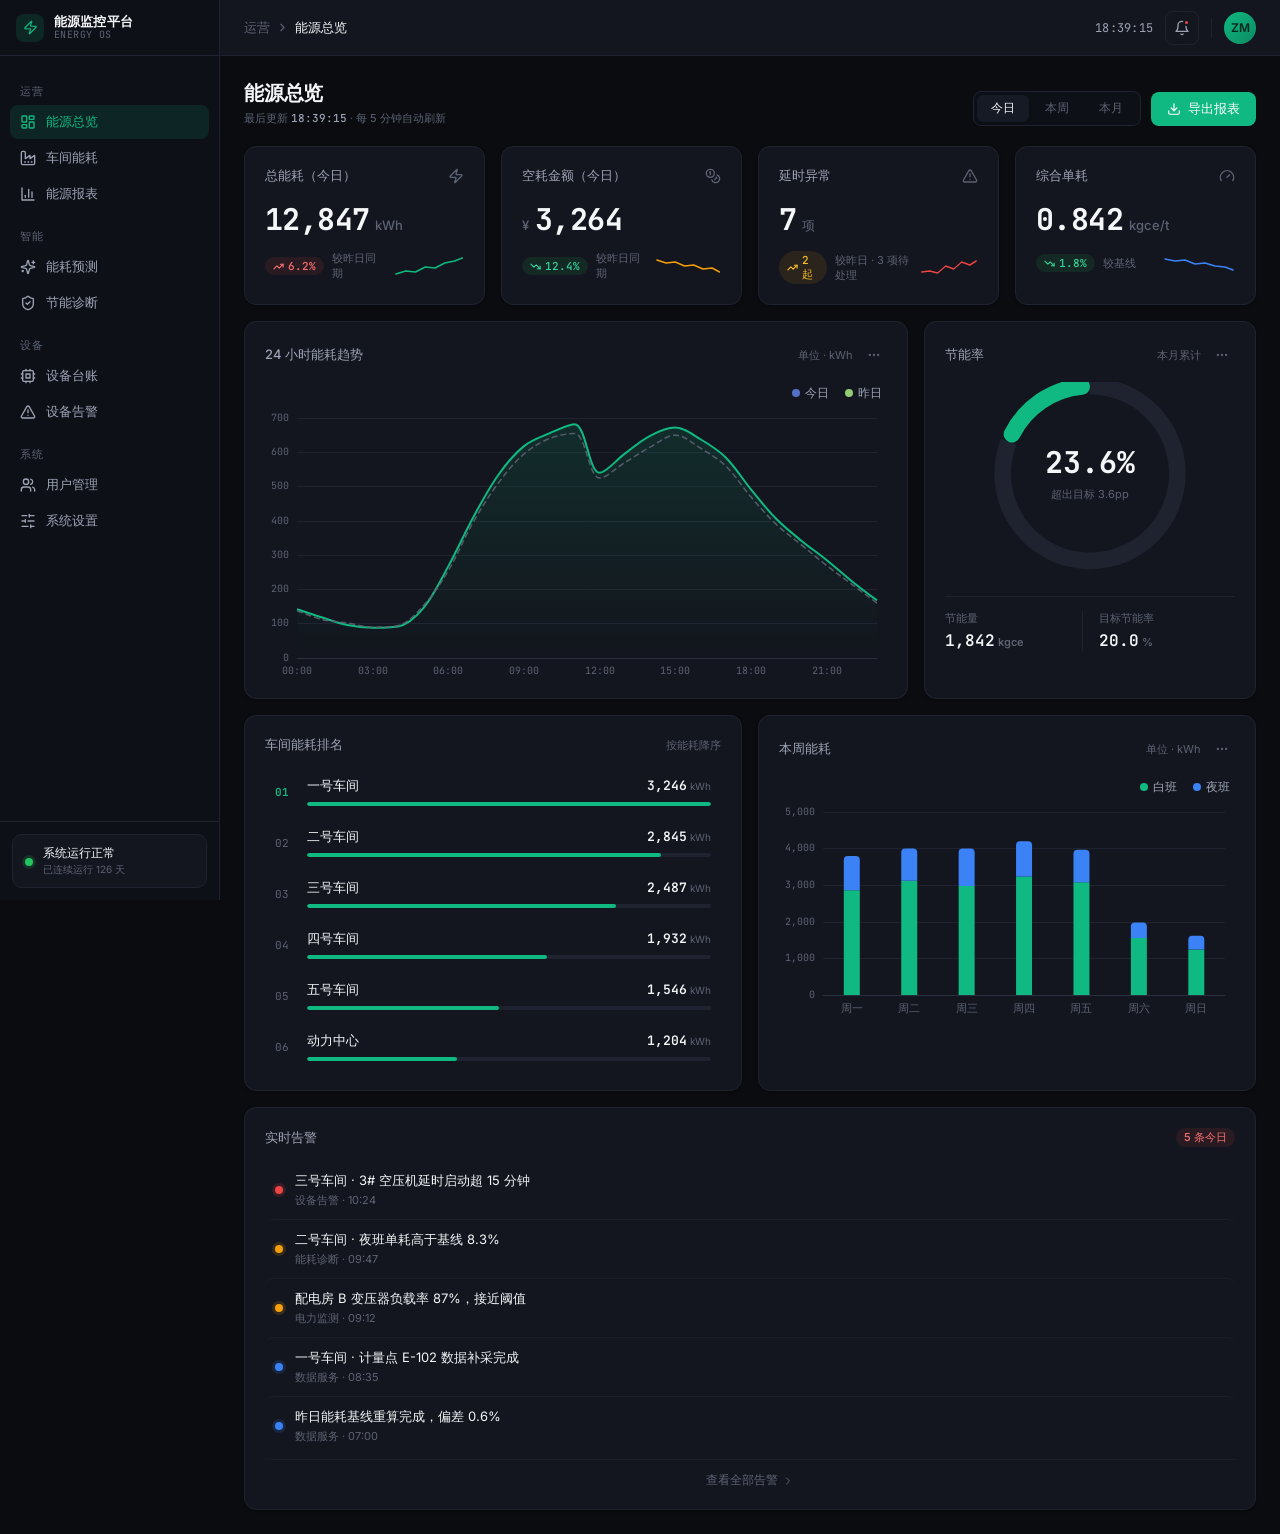
<file: AI-Team/ui-design-kit/index.html>
<!DOCTYPE html>
<html lang="zh-CN">
<head>
<meta charset="UTF-8">
<meta name="viewport" content="width=device-width, initial-scale=1.0">
<meta name="theme-color" content="#0A0C10">
<title>能源监控平台 · 能源总览</title>
<link rel="preconnect" href="https://fonts.googleapis.com">
<link rel="preconnect" href="https://fonts.gstatic.com" crossorigin>
<link href="https://fonts.googleapis.com/css2?family=Inter:wght@400;500;600;700&family=JetBrains+Mono:wght@400;500;600;700&display=swap" rel="stylesheet">
<script src="./echarts.min.js"></script>
<script>window.echarts || document.write('<script src="https://cdn.jsdelivr.net/npm/echarts@5.5.1/dist/echarts.min.js"><\/script>')</script>
<style>
  :root {
    --bg: #0A0C10;
    --bg-sidebar: #0D1017;
    --card: #13161E;
    --card-hover: #161A24;
    --border: #1F2330;
    --border-hover: #262B3A;
    --axis: #2A2F3D;
    --primary: #10B981;
    --primary-hover: #28C08E;
    --text: #F4F6F8;
    --text-2: #9CA3B4;
    --text-3: #5C6373;
    --success: #22C55E;
    --warning: #F59E0B;
    --danger: #EF4444;
    --info: #3B82F6;
    --font: 'Inter', system-ui, -apple-system, 'PingFang SC', 'Microsoft YaHei', sans-serif;
    --mono: 'JetBrains Mono', 'SF Mono', Consolas, monospace;
  }
  * { margin: 0; padding: 0; box-sizing: border-box; }
  html, body { height: 100%; }
  body {
    background: var(--bg);
    color: var(--text);
    font-family: var(--font);
    font-size: 14px;
    -webkit-font-smoothing: antialiased;
  }
  ::selection { background: rgba(16,185,129,.25); }
  a { text-decoration: none; color: inherit; }
  button { font-family: inherit; border: none; background: none; cursor: pointer; color: inherit; }
  svg.icon { width: 16px; height: 16px; fill: none; stroke: currentColor; stroke-width: 2; stroke-linecap: round; stroke-linejoin: round; flex-shrink: 0; }
  .mono { font-family: var(--mono); font-variant-numeric: tabular-nums; }

  /* ---------- Sidebar ---------- */
  .sidebar {
    position: fixed; inset: 0 auto 0 0; width: 220px; z-index: 30;
    background: var(--bg-sidebar); border-right: 1px solid var(--border);
    display: flex; flex-direction: column;
  }
  .brand {
    height: 56px; flex-shrink: 0; display: flex; align-items: center; gap: 10px;
    padding: 0 16px; border-bottom: 1px solid var(--border);
  }
  .brand-mark {
    width: 28px; height: 28px; border-radius: 8px; flex-shrink: 0;
    background: rgba(16,185,129,.14); color: var(--primary);
    display: flex; align-items: center; justify-content: center;
  }
  .brand-mark svg.icon { width: 15px; height: 15px; }
  .brand-text { display: flex; flex-direction: column; line-height: 1.25; }
  .brand-text strong { font-size: 13px; font-weight: 600; letter-spacing: .01em; }
  .brand-text span { font-size: 10px; color: var(--text-3); font-family: var(--mono); letter-spacing: .04em; }
  .nav { flex: 1; overflow-y: auto; padding: 12px 10px; }
  .nav::-webkit-scrollbar { width: 4px; }
  .nav::-webkit-scrollbar-thumb { background: var(--border); border-radius: 2px; }
  .nav-group {
    font-size: 11px; font-weight: 500; color: var(--text-3);
    letter-spacing: .08em; padding: 16px 10px 6px;
  }
  .nav-item {
    display: flex; align-items: center; gap: 10px;
    padding: 8px 10px; margin-bottom: 2px; border-radius: 8px;
    font-size: 13px; color: var(--text-2); transition: all .2s ease;
  }
  .nav-item:hover { background: rgba(255,255,255,.04); color: var(--text); }
  .nav-item.active { background: rgba(16,185,129,.12); color: var(--primary); font-weight: 500; }
  .sidebar-foot { padding: 12px; border-top: 1px solid var(--border); }
  .sys-status {
    display: flex; align-items: center; gap: 10px;
    background: var(--card); border: 1px solid var(--border);
    border-radius: 10px; padding: 10px 12px;
  }
  .sys-status .dot {
    width: 8px; height: 8px; border-radius: 50%; background: var(--success); flex-shrink: 0;
    box-shadow: 0 0 0 3px rgba(34,197,94,.15);
  }
  .sys-status strong { display: block; font-size: 12px; font-weight: 500; }
  .sys-status span { display: block; font-size: 10px; color: var(--text-3); margin-top: 1px; }

  /* ---------- Main / Topbar ---------- */
  .main { margin-left: 220px; min-height: 100vh; display: flex; flex-direction: column; }
  .topbar {
    position: sticky; top: 0; z-index: 20; height: 56px; flex-shrink: 0;
    background: var(--card); border-bottom: 1px solid var(--border);
    display: flex; align-items: center; gap: 12px; padding: 0 24px;
  }
  .crumbs { display: flex; align-items: center; gap: 6px; font-size: 13px; color: var(--text-3); }
  .crumbs svg.icon { width: 13px; height: 13px; }
  .crumbs .current { color: var(--text); font-weight: 500; }
  .topbar-right { margin-left: auto; display: flex; align-items: center; gap: 12px; }
  .clock { font-size: 12px; color: var(--text-2); letter-spacing: .02em; }
  .icon-btn {
    width: 34px; height: 34px; border-radius: 8px; position: relative;
    border: 1px solid var(--border); color: var(--text-2);
    display: flex; align-items: center; justify-content: center;
    transition: all .2s ease;
  }
  .icon-btn:hover { background: var(--card-hover); border-color: var(--border-hover); color: var(--text); }
  .icon-btn .badge {
    position: absolute; top: 7px; right: 8px; width: 7px; height: 7px; border-radius: 50%;
    background: var(--danger); border: 2px solid var(--card);
  }
  .topbar-divider { width: 1px; height: 20px; background: var(--border); }
  .avatar {
    width: 32px; height: 32px; border-radius: 50%; flex-shrink: 0;
    background: linear-gradient(135deg, #10B981, #0B8A62);
    display: flex; align-items: center; justify-content: center;
    font-size: 12px; font-weight: 600; color: #06281C; cursor: pointer;
    transition: all .2s ease;
  }
  .avatar:hover { filter: brightness(1.1); }

  /* ---------- Content ---------- */
  .content { flex: 1; padding: 24px; max-width: 1720px; width: 100%; margin: 0 auto; }
  .toolbar { display: flex; align-items: flex-end; justify-content: space-between; gap: 16px; margin-bottom: 20px; flex-wrap: wrap; }
  .page-title h1 { font-size: 20px; font-weight: 600; letter-spacing: -.01em; }
  .page-title p { font-size: 11px; color: var(--text-3); margin-top: 4px; }
  .page-title p b { color: var(--text-2); font-weight: 500; font-family: var(--mono); }
  .toolbar-actions { display: flex; align-items: center; gap: 10px; flex-wrap: wrap; }
  .seg {
    display: flex; padding: 3px; gap: 2px;
    background: var(--bg-sidebar); border: 1px solid var(--border); border-radius: 8px;
  }
  .seg-btn {
    padding: 5px 14px; border-radius: 6px; font-size: 12px; color: var(--text-3);
    transition: all .2s ease;
  }
  .seg-btn:hover { color: var(--text); }
  .seg-btn.active { background: var(--card-hover); color: var(--text); font-weight: 500; box-shadow: 0 1px 3px rgba(0,0,0,.3); }
  .btn-primary {
    display: inline-flex; align-items: center; gap: 7px;
    padding: 8px 16px; border-radius: 8px;
    background: var(--primary); color: #FFFFFF; font-size: 13px; font-weight: 500;
    transition: all .2s ease;
  }
  .btn-primary:hover { background: var(--primary-hover); }
  .btn-primary svg.icon { width: 14px; height: 14px; }

  /* ---------- Cards ---------- */
  .card {
    background: var(--card); border: 1px solid var(--border); border-radius: 12px;
    padding: 20px; box-shadow: 0 1px 3px rgba(0,0,0,.3);
    transition: background .2s ease, border-color .2s ease, box-shadow .2s ease;
  }
  .card:hover { background: var(--card-hover); border-color: var(--border-hover); box-shadow: 0 4px 12px rgba(0,0,0,.4); }
  .card-head { display: flex; align-items: center; justify-content: space-between; gap: 12px; margin-bottom: 14px; }
  .card-title { font-size: 13px; font-weight: 500; color: var(--text-2); }
  .card-tools { display: flex; align-items: center; gap: 8px; }
  .unit-note { font-size: 11px; color: var(--text-3); }
  .mini-btn {
    width: 26px; height: 26px; border-radius: 6px; color: var(--text-3);
    display: flex; align-items: center; justify-content: center; transition: all .2s ease;
  }
  .mini-btn:hover { background: var(--border); color: var(--text-2); }
  .mini-btn svg.icon { width: 14px; height: 14px; }
  .count-pill {
    font-size: 11px; padding: 2px 8px; border-radius: 999px;
    background: rgba(239,68,68,.1); color: #F87171; font-weight: 500;
  }

  /* ---------- KPI ---------- */
  .kpi-grid { display: grid; grid-template-columns: repeat(4, 1fr); gap: 16px; margin-bottom: 16px; }
  .kpi-head { display: flex; align-items: center; justify-content: space-between; margin-bottom: 14px; }
  .kpi-head .card-title { font-size: 13px; }
  .kpi-head svg.icon { width: 16px; height: 16px; color: var(--text-3); }
  .kpi-value { display: flex; align-items: baseline; gap: 6px; font-family: var(--mono); font-weight: 700; font-size: 30px; letter-spacing: -.02em; }
  .kpi-value .prefix, .kpi-value .suffix { font-size: 13px; font-weight: 500; color: var(--text-3); font-family: var(--font); letter-spacing: 0; }
  .kpi-foot { display: flex; align-items: center; gap: 8px; margin-top: 12px; }
  .delta {
    display: inline-flex; align-items: center; gap: 4px;
    font-size: 11px; font-weight: 500; padding: 2px 8px; border-radius: 999px;
    font-family: var(--mono);
  }
  .delta svg.icon { width: 11px; height: 11px; stroke-width: 2.5; }
  .delta.up { background: rgba(239,68,68,.1); color: #F87171; }
  .delta.down { background: rgba(34,197,94,.1); color: #34D399; }
  .delta.warn { background: rgba(245,158,11,.1); color: #FBBF24; }
  .kpi-note { font-size: 11px; color: var(--text-3); }
  .kpi-foot .spark { margin-left: auto; width: 72px; height: 24px; }

  /* ---------- Grids ---------- */
  .grid-main { display: grid; grid-template-columns: 2fr 1fr; gap: 16px; margin-bottom: 16px; }
  .grid-bottom { display: grid; grid-template-columns: 1fr 1fr 1fr; gap: 16px; }

  /* ---------- Charts ---------- */
  .chart { width: 100%; }
  .chart-error {
    height: 100%; display: flex; align-items: center; justify-content: center;
    font-size: 12px; color: var(--text-3);
  }
  #trendChart { height: 296px; }
  #gaugeChart { height: 208px; }
  #weekChart { height: 240px; }

  /* ---------- Gauge stats ---------- */
  .gauge-stats {
    display: flex; border-top: 1px solid var(--border); padding-top: 14px; margin-top: 6px;
  }
  .gauge-stats > div { flex: 1; display: flex; flex-direction: column; gap: 4px; }
  .gauge-stats > div + div { border-left: 1px solid var(--border); padding-left: 16px; }
  .gauge-stats .label { font-size: 11px; color: var(--text-3); }
  .gauge-stats .value { font-family: var(--mono); font-size: 16px; font-weight: 600; }
  .gauge-stats .value em { font-style: normal; font-size: 11px; color: var(--text-3); font-family: var(--font); margin-left: 3px; }

  /* ---------- Ranking ---------- */
  .rank-list { display: flex; flex-direction: column; gap: 4px; }
  .rank-item {
    display: flex; align-items: center; gap: 12px;
    padding: 9px 10px; border-radius: 8px; transition: background .2s ease;
  }
  .rank-item:hover { background: rgba(255,255,255,.03); }
  .rank-no { font-family: var(--mono); font-size: 11px; color: var(--text-3); width: 20px; flex-shrink: 0; }
  .rank-item:first-child .rank-no { color: var(--primary); font-weight: 600; }
  .rank-info { flex: 1; min-width: 0; }
  .rank-top { display: flex; align-items: baseline; justify-content: space-between; margin-bottom: 7px; }
  .rank-name { font-size: 13px; }
  .rank-val { font-family: var(--mono); font-size: 13px; font-weight: 600; }
  .rank-val em { font-style: normal; font-size: 10px; color: var(--text-3); font-family: var(--font); font-weight: 400; margin-left: 3px; }
  .rank-bar { height: 4px; border-radius: 2px; background: var(--border); overflow: hidden; }
  .rank-bar i { display: block; height: 100%; border-radius: 2px; background: var(--primary); transition: width .6s cubic-bezier(.25,.8,.35,1); }

  /* ---------- Alerts ---------- */
  .alert-list { display: flex; flex-direction: column; }
  .alert-item {
    display: flex; align-items: center; gap: 12px; padding: 11px 10px;
    border-radius: 8px; transition: background .2s ease; cursor: pointer;
  }
  .alert-item:hover { background: rgba(255,255,255,.03); }
  .alert-item + .alert-item { border-top: 1px solid rgba(31,35,48,.6); }
  .alert-dot { width: 8px; height: 8px; border-radius: 50%; flex-shrink: 0; }
  .alert-dot.danger { background: var(--danger); box-shadow: 0 0 0 3px rgba(239,68,68,.15); }
  .alert-dot.warning { background: var(--warning); box-shadow: 0 0 0 3px rgba(245,158,11,.15); }
  .alert-dot.info { background: var(--info); box-shadow: 0 0 0 3px rgba(59,130,246,.15); }
  .alert-body { flex: 1; min-width: 0; }
  .alert-msg { font-size: 13px; white-space: nowrap; overflow: hidden; text-overflow: ellipsis; }
  .alert-meta { font-size: 11px; color: var(--text-3); margin-top: 3px; }
  .alert-go { width: 14px; height: 14px; color: var(--text-3); opacity: 0; transform: translateX(-4px); transition: all .2s ease; flex-shrink: 0; }
  .alert-item:hover .alert-go { opacity: 1; transform: translateX(0); }
  .alert-foot {
    display: flex; align-items: center; justify-content: center; gap: 4px;
    padding-top: 12px; margin-top: 4px; border-top: 1px solid rgba(31,35,48,.6);
    font-size: 12px; color: var(--text-3); transition: color .2s ease; cursor: pointer;
  }
  .alert-foot:hover { color: var(--primary); }
  .alert-foot svg.icon { width: 12px; height: 12px; }

  /* ---------- Responsive ---------- */
  @media (max-width: 1360px) {
    .grid-bottom { grid-template-columns: 1fr 1fr; }
    .grid-bottom .card:last-child { grid-column: span 2; }
  }
  @media (max-width: 1200px) {
    .kpi-grid { grid-template-columns: repeat(2, 1fr); }
    .grid-main { grid-template-columns: 1fr; }
  }
  @media (max-width: 1024px) {
    .sidebar { width: 60px; }
    .brand { padding: 0; justify-content: center; }
    .brand-text, .nav-group, .nav-item span, .sidebar-foot { display: none; }
    .nav-item { justify-content: center; padding: 10px; }
    .main { margin-left: 60px; }
  }
  @media (max-width: 720px) {
    .kpi-grid, .grid-bottom { grid-template-columns: 1fr; }
    .grid-bottom .card:last-child { grid-column: auto; }
    .clock, .crumbs .first { display: none; }
    .content { padding: 16px; }
  }
</style>
</head>
<body>

<!-- Icon sprite (lucide style, no emoji) -->
<svg xmlns="http://www.w3.org/2000/svg" style="display:none">
  <symbol id="i-zap" viewBox="0 0 24 24"><path d="M4 14a1 1 0 0 1-.78-1.63l9.9-10.2a.5.5 0 0 1 .86.46l-1.92 6.02A1 1 0 0 0 13 10h7a1 1 0 0 1 .78 1.63l-9.9 10.2a.5.5 0 0 1-.86-.46l1.92-6.02A1 1 0 0 0 11 14z"/></symbol>
  <symbol id="i-grid" viewBox="0 0 24 24"><rect width="7" height="9" x="3" y="3" rx="1"/><rect width="7" height="5" x="14" y="3" rx="1"/><rect width="7" height="9" x="14" y="12" rx="1"/><rect width="7" height="5" x="3" y="16" rx="1"/></symbol>
  <symbol id="i-factory" viewBox="0 0 24 24"><path d="M2 20a2 2 0 0 0 2 2h16a2 2 0 0 0 2-2V8l-7 5V8l-7 5V4a2 2 0 0 0-2-2H4a2 2 0 0 0-2 2Z"/><path d="M17 18h1"/><path d="M12 18h1"/><path d="M7 18h1"/></symbol>
  <symbol id="i-chart" viewBox="0 0 24 24"><path d="M3 3v18h18"/><path d="M18 17V9"/><path d="M13 17V5"/><path d="M8 17v-3"/></symbol>
  <symbol id="i-sparkles" viewBox="0 0 24 24"><path d="M9.94 15.5a2 2 0 0 0-1.44-1.44L2.37 12.5a.5.5 0 0 1 0-.96l6.13-1.58A2 2 0 0 0 9.94 8.5l1.58-6.13a.5.5 0 0 1 .96 0l1.58 6.13a2 2 0 0 0 1.44 1.44l6.13 1.58a.5.5 0 0 1 0 .96l-6.13 1.58a2 2 0 0 0-1.44 1.44l-1.58 6.13a.5.5 0 0 1-.96 0z"/><path d="M20 3v4"/><path d="M22 5h-4"/><path d="M4 17v2"/><path d="M5 18H3"/></symbol>
  <symbol id="i-shield" viewBox="0 0 24 24"><path d="M20 13c0 5-3.5 7.5-7.66 8.95a1 1 0 0 1-.67-.01C7.5 20.5 4 18 4 13V6a1 1 0 0 1 1-1c2 0 4.5-1.2 6.24-2.72a1.17 1.17 0 0 1 1.52 0C14.51 3.81 17 5 19 5a1 1 0 0 1 1 1z"/><path d="m9 12 2 2 4-4"/></symbol>
  <symbol id="i-cpu" viewBox="0 0 24 24"><rect x="4" y="4" width="16" height="16" rx="2"/><rect x="9" y="9" width="6" height="6"/><path d="M15 2v2"/><path d="M15 20v2"/><path d="M2 15h2"/><path d="M2 9h2"/><path d="M20 15h2"/><path d="M20 9h2"/><path d="M9 2v2"/><path d="M9 20v2"/></symbol>
  <symbol id="i-alert" viewBox="0 0 24 24"><path d="m21.73 18-8-14a2 2 0 0 0-3.48 0l-8 14A2 2 0 0 0 4 21h16a2 2 0 0 0 1.73-3Z"/><path d="M12 9v4"/><path d="M12 17h.01"/></symbol>
  <symbol id="i-users" viewBox="0 0 24 24"><path d="M16 21v-2a4 4 0 0 0-4-4H6a4 4 0 0 0-4 4v2"/><circle cx="9" cy="7" r="4"/><path d="M22 21v-2a4 4 0 0 0-3-3.87"/><path d="M16 3.13a4 4 0 0 1 0 7.75"/></symbol>
  <symbol id="i-sliders" viewBox="0 0 24 24"><line x1="21" x2="14" y1="4" y2="4"/><line x1="10" x2="3" y1="4" y2="4"/><line x1="21" x2="12" y1="12" y2="12"/><line x1="8" x2="3" y1="12" y2="12"/><line x1="21" x2="16" y1="20" y2="20"/><line x1="12" x2="3" y1="20" y2="20"/><line x1="14" x2="14" y1="2" y2="6"/><line x1="8" x2="8" y1="10" y2="14"/><line x1="16" x2="16" y1="18" y2="22"/></symbol>
  <symbol id="i-bell" viewBox="0 0 24 24"><path d="M6 8a6 6 0 0 1 12 0c0 7 3 9 3 9H3s3-2 3-9"/><path d="M10.3 21a1.94 1.94 0 0 0 3.4 0"/></symbol>
  <symbol id="i-chev-r" viewBox="0 0 24 24"><path d="m9 18 6-6-6-6"/></symbol>
  <symbol id="i-coins" viewBox="0 0 24 24"><circle cx="8" cy="8" r="6"/><path d="M18.09 10.37A6 6 0 1 1 10.34 18"/><path d="M7 6h1v4"/><path d="m16.71 13.88.7.71-2.82 2.82"/></symbol>
  <symbol id="i-gauge" viewBox="0 0 24 24"><path d="m12 14 4-4"/><path d="M3.34 19a10 10 0 1 1 17.32 0"/></symbol>
  <symbol id="i-trend-up" viewBox="0 0 24 24"><polyline points="22 7 13.5 15.5 8.5 10.5 2 17"/><polyline points="16 7 22 7 22 13"/></symbol>
  <symbol id="i-trend-down" viewBox="0 0 24 24"><polyline points="22 17 13.5 8.5 8.5 13.5 2 7"/><polyline points="16 17 22 17 22 11"/></symbol>
  <symbol id="i-download" viewBox="0 0 24 24"><path d="M21 15v4a2 2 0 0 1-2 2H5a2 2 0 0 1-2-2v-4"/><polyline points="7 10 12 15 17 10"/><line x1="12" x2="12" y1="15" y2="3"/></symbol>
  <symbol id="i-more" viewBox="0 0 24 24"><circle cx="12" cy="12" r="1"/><circle cx="19" cy="12" r="1"/><circle cx="5" cy="12" r="1"/></symbol>
  <symbol id="i-arrow-r" viewBox="0 0 24 24"><path d="M5 12h14"/><path d="m12 5 7 7-7 7"/></symbol>
</svg>

<!-- Sidebar -->
<aside class="sidebar">
  <div class="brand">
    <div class="brand-mark"><svg class="icon"><use href="#i-zap"/></svg></div>
    <div class="brand-text"><strong>能源监控平台</strong><span>ENERGY OS</span></div>
  </div>
  <nav class="nav">
    <div class="nav-group">运营</div>
    <a class="nav-item active" href="#"><svg class="icon"><use href="#i-grid"/></svg><span>能源总览</span></a>
    <a class="nav-item" href="#"><svg class="icon"><use href="#i-factory"/></svg><span>车间能耗</span></a>
    <a class="nav-item" href="#"><svg class="icon"><use href="#i-chart"/></svg><span>能源报表</span></a>
    <div class="nav-group">智能</div>
    <a class="nav-item" href="#"><svg class="icon"><use href="#i-sparkles"/></svg><span>能耗预测</span></a>
    <a class="nav-item" href="#"><svg class="icon"><use href="#i-shield"/></svg><span>节能诊断</span></a>
    <div class="nav-group">设备</div>
    <a class="nav-item" href="#"><svg class="icon"><use href="#i-cpu"/></svg><span>设备台账</span></a>
    <a class="nav-item" href="#"><svg class="icon"><use href="#i-alert"/></svg><span>设备告警</span></a>
    <div class="nav-group">系统</div>
    <a class="nav-item" href="#"><svg class="icon"><use href="#i-users"/></svg><span>用户管理</span></a>
    <a class="nav-item" href="#"><svg class="icon"><use href="#i-sliders"/></svg><span>系统设置</span></a>
  </nav>
  <div class="sidebar-foot">
    <div class="sys-status">
      <span class="dot"></span>
      <div><strong>系统运行正常</strong><span>已连续运行 126 天</span></div>
    </div>
  </div>
</aside>

<!-- Main -->
<div class="main">
  <header class="topbar">
    <nav class="crumbs">
      <span class="first">运营</span>
      <svg class="icon"><use href="#i-chev-r"/></svg>
      <span class="current">能源总览</span>
    </nav>
    <div class="topbar-right">
      <span class="clock mono" id="clock">----:--:--</span>
      <button class="icon-btn" title="通知">
        <svg class="icon"><use href="#i-bell"/></svg>
        <span class="badge"></span>
      </button>
      <div class="topbar-divider"></div>
      <div class="avatar" title="周明 · 管理员">ZM</div>
    </div>
  </header>

  <main class="content">
    <!-- Toolbar -->
    <div class="toolbar">
      <div class="page-title">
        <h1>能源总览</h1>
        <p>最后更新 <b id="updated">--:--:--</b> · 每 5 分钟自动刷新</p>
      </div>
      <div class="toolbar-actions">
        <div class="seg" id="seg">
          <button class="seg-btn active">今日</button>
          <button class="seg-btn">本周</button>
          <button class="seg-btn">本月</button>
        </div>
        <button class="btn-primary"><svg class="icon"><use href="#i-download"/></svg>导出报表</button>
      </div>
    </div>

    <!-- KPI -->
    <section class="kpi-grid">
      <div class="card kpi">
        <div class="kpi-head">
          <span class="card-title">总能耗（今日）</span>
          <svg class="icon"><use href="#i-zap"/></svg>
        </div>
        <div class="kpi-value">12,847<span class="suffix">kWh</span></div>
        <div class="kpi-foot">
          <span class="delta up"><svg class="icon"><use href="#i-trend-up"/></svg>6.2%</span>
          <span class="kpi-note">较昨日同期</span>
          <svg class="spark" viewBox="0 0 72 24" preserveAspectRatio="none"><polyline points="2,20 12,17 22,18 32,13 42,14 52,9 62,7 70,4" fill="none" stroke="#10B981" stroke-width="1.5" stroke-linecap="round" stroke-linejoin="round"/></svg>
        </div>
      </div>
      <div class="card kpi">
        <div class="kpi-head">
          <span class="card-title">空耗金额（今日）</span>
          <svg class="icon"><use href="#i-coins"/></svg>
        </div>
        <div class="kpi-value"><span class="prefix">¥</span>3,264</div>
        <div class="kpi-foot">
          <span class="delta down"><svg class="icon"><use href="#i-trend-down"/></svg>12.4%</span>
          <span class="kpi-note">较昨日同期</span>
          <svg class="spark" viewBox="0 0 72 24" preserveAspectRatio="none"><polyline points="2,6 12,9 22,8 32,12 42,11 52,15 62,14 70,18" fill="none" stroke="#F59E0B" stroke-width="1.5" stroke-linecap="round" stroke-linejoin="round"/></svg>
        </div>
      </div>
      <div class="card kpi">
        <div class="kpi-head">
          <span class="card-title">延时异常</span>
          <svg class="icon"><use href="#i-alert"/></svg>
        </div>
        <div class="kpi-value">7<span class="suffix">项</span></div>
        <div class="kpi-foot">
          <span class="delta warn"><svg class="icon"><use href="#i-trend-up"/></svg>2 起</span>
          <span class="kpi-note">较昨日 · 3 项待处理</span>
          <svg class="spark" viewBox="0 0 72 24" preserveAspectRatio="none"><polyline points="2,16 12,15 22,17 32,10 42,13 52,6 62,9 70,5" fill="none" stroke="#EF4444" stroke-width="1.5" stroke-linecap="round" stroke-linejoin="round"/></svg>
        </div>
      </div>
      <div class="card kpi">
        <div class="kpi-head">
          <span class="card-title">综合单耗</span>
          <svg class="icon"><use href="#i-gauge"/></svg>
        </div>
        <div class="kpi-value">0.842<span class="suffix">kgce/t</span></div>
        <div class="kpi-foot">
          <span class="delta down"><svg class="icon"><use href="#i-trend-down"/></svg>1.8%</span>
          <span class="kpi-note">较基线</span>
          <svg class="spark" viewBox="0 0 72 24" preserveAspectRatio="none"><polyline points="2,8 12,10 22,9 32,13 42,12 52,15 62,16 70,19" fill="none" stroke="#3B82F6" stroke-width="1.5" stroke-linecap="round" stroke-linejoin="round"/></svg>
        </div>
      </div>
    </section>

    <!-- Trend + Gauge -->
    <section class="grid-main">
      <div class="card">
        <header class="card-head">
          <h2 class="card-title">24 小时能耗趋势</h2>
          <div class="card-tools">
            <span class="unit-note">单位 · kWh</span>
            <button class="mini-btn" title="更多"><svg class="icon"><use href="#i-more"/></svg></button>
          </div>
        </header>
        <div id="trendChart" class="chart"></div>
      </div>
      <div class="card">
        <header class="card-head">
          <h2 class="card-title">节能率</h2>
          <div class="card-tools">
            <span class="unit-note">本月累计</span>
            <button class="mini-btn" title="更多"><svg class="icon"><use href="#i-more"/></svg></button>
          </div>
        </header>
        <div id="gaugeChart" class="chart"></div>
        <div class="gauge-stats">
          <div><span class="label">节能量</span><span class="value">1,842<em>kgce</em></span></div>
          <div><span class="label">目标节能率</span><span class="value">20.0<em>%</em></span></div>
        </div>
      </div>
    </section>

    <!-- Ranking / Week / Alerts -->
    <section class="grid-bottom">
      <div class="card">
        <header class="card-head">
          <h2 class="card-title">车间能耗排名</h2>
          <div class="card-tools">
            <span class="unit-note">按能耗降序</span>
          </div>
        </header>
        <div class="rank-list">
          <div class="rank-item"><span class="rank-no">01</span><div class="rank-info"><div class="rank-top"><span class="rank-name">一号车间</span><span class="rank-val">3,246<em>kWh</em></span></div><div class="rank-bar"><i style="width:100%"></i></div></div></div>
          <div class="rank-item"><span class="rank-no">02</span><div class="rank-info"><div class="rank-top"><span class="rank-name">二号车间</span><span class="rank-val">2,845<em>kWh</em></span></div><div class="rank-bar"><i style="width:87.6%"></i></div></div></div>
          <div class="rank-item"><span class="rank-no">03</span><div class="rank-info"><div class="rank-top"><span class="rank-name">三号车间</span><span class="rank-val">2,487<em>kWh</em></span></div><div class="rank-bar"><i style="width:76.6%"></i></div></div></div>
          <div class="rank-item"><span class="rank-no">04</span><div class="rank-info"><div class="rank-top"><span class="rank-name">四号车间</span><span class="rank-val">1,932<em>kWh</em></span></div><div class="rank-bar"><i style="width:59.5%"></i></div></div></div>
          <div class="rank-item"><span class="rank-no">05</span><div class="rank-info"><div class="rank-top"><span class="rank-name">五号车间</span><span class="rank-val">1,546<em>kWh</em></span></div><div class="rank-bar"><i style="width:47.6%"></i></div></div></div>
          <div class="rank-item"><span class="rank-no">06</span><div class="rank-info"><div class="rank-top"><span class="rank-name">动力中心</span><span class="rank-val">1,204<em>kWh</em></span></div><div class="rank-bar"><i style="width:37.1%"></i></div></div></div>
        </div>
      </div>

      <div class="card">
        <header class="card-head">
          <h2 class="card-title">本周能耗</h2>
          <div class="card-tools">
            <span class="unit-note">单位 · kWh</span>
            <button class="mini-btn" title="更多"><svg class="icon"><use href="#i-more"/></svg></button>
          </div>
        </header>
        <div id="weekChart" class="chart"></div>
      </div>

      <div class="card">
        <header class="card-head">
          <h2 class="card-title">实时告警</h2>
          <div class="card-tools"><span class="count-pill">5 条今日</span></div>
        </header>
        <div class="alert-list">
          <div class="alert-item">
            <span class="alert-dot danger"></span>
            <div class="alert-body">
              <p class="alert-msg">三号车间 · 3# 空压机延时启动超 15 分钟</p>
              <p class="alert-meta">设备告警 · 10:24</p>
            </div>
            <svg class="icon alert-go"><use href="#i-arrow-r"/></svg>
          </div>
          <div class="alert-item">
            <span class="alert-dot warning"></span>
            <div class="alert-body">
              <p class="alert-msg">二号车间 · 夜班单耗高于基线 8.3%</p>
              <p class="alert-meta">能耗诊断 · 09:47</p>
            </div>
            <svg class="icon alert-go"><use href="#i-arrow-r"/></svg>
          </div>
          <div class="alert-item">
            <span class="alert-dot warning"></span>
            <div class="alert-body">
              <p class="alert-msg">配电房 B 变压器负载率 87%，接近阈值</p>
              <p class="alert-meta">电力监测 · 09:12</p>
            </div>
            <svg class="icon alert-go"><use href="#i-arrow-r"/></svg>
          </div>
          <div class="alert-item">
            <span class="alert-dot info"></span>
            <div class="alert-body">
              <p class="alert-msg">一号车间 · 计量点 E-102 数据补采完成</p>
              <p class="alert-meta">数据服务 · 08:35</p>
            </div>
            <svg class="icon alert-go"><use href="#i-arrow-r"/></svg>
          </div>
          <div class="alert-item">
            <span class="alert-dot info"></span>
            <div class="alert-body">
              <p class="alert-msg">昨日能耗基线重算完成，偏差 0.6%</p>
              <p class="alert-meta">数据服务 · 07:00</p>
            </div>
            <svg class="icon alert-go"><use href="#i-arrow-r"/></svg>
          </div>
        </div>
        <a class="alert-foot" href="#">查看全部告警<svg class="icon"><use href="#i-chev-r"/></svg></a>
      </div>
    </section>
  </main>
</div>

<script>
(function () {
  // Clock
  function pad(n) { return String(n).padStart(2, '0'); }
  function tick() {
    var d = new Date();
    var t = pad(d.getHours()) + ':' + pad(d.getMinutes()) + ':' + pad(d.getSeconds());
    document.getElementById('clock').textContent = t;
    document.getElementById('updated').textContent = t;
  }
  tick(); setInterval(tick, 1000);

  // Segmented control
  document.getElementById('seg').addEventListener('click', function (e) {
    var btn = e.target.closest('.seg-btn');
    if (!btn) return;
    this.querySelectorAll('.seg-btn').forEach(function (b) { b.classList.remove('active'); });
    btn.classList.add('active');
  });

  // Charts
  var charts = [];
  if (!window.echarts) {
    document.querySelectorAll('.chart').forEach(function (el) {
      el.innerHTML = '<div class="chart-error">图表库加载失败，请检查网络后刷新</div>';
    });
    return;
  }

  var C = {
    primary: '#10B981', info: '#3B82F6', warning: '#F59E0B',
    danger: '#EF4444', axis: '#2A2F3D', split: '#1F2330',
    text3: '#5C6373', text2: '#9CA3B4', track: '#1F2330'
  };
  var FONT = 'Inter, PingFang SC, Microsoft YaHei, sans-serif';
  var MONO = 'JetBrains Mono, Consolas, monospace';

  function tooltip() {
    return {
      backgroundColor: '#161A24',
      borderColor: '#262B3A',
      borderWidth: 1,
      padding: [8, 12],
      textStyle: { color: '#F4F6F8', fontSize: 12, fontFamily: FONT },
      extraCssText: 'border-radius:8px;box-shadow:0 4px 12px rgba(0,0,0,.4);'
    };
  }

  // 24h trend
  var trendChart = echarts.init(document.getElementById('trendChart'));
  charts.push(trendChart);
  trendChart.setOption({
    animationDuration: 600,
    animationEasing: 'cubicOut',
    legend: {
      top: 0, right: 0, icon: 'circle', itemWidth: 8, itemHeight: 8, itemGap: 16,
      textStyle: { color: C.text2, fontSize: 12, fontFamily: FONT }
    },
    tooltip: Object.assign(tooltip(), {
      trigger: 'axis',
      axisPointer: { type: 'line', lineStyle: { color: C.axis } },
      valueFormatter: function (v) { return v + ' kWh'; }
    }),
    grid: { left: 6, right: 10, top: 36, bottom: 2, containLabel: true },
    xAxis: {
      type: 'category', boundaryGap: false,
      data: Array.from({ length: 24 }, function (_, i) { return pad(i) + ':00'; }),
      axisLine: { lineStyle: { color: C.axis } },
      axisTick: { show: false },
      axisLabel: { color: C.text3, fontSize: 10, fontFamily: MONO, interval: 2 }
    },
    yAxis: {
      type: 'value',
      axisLine: { show: false }, axisTick: { show: false },
      splitLine: { lineStyle: { color: C.split } },
      axisLabel: { color: C.text3, fontSize: 10, fontFamily: MONO }
    },
    series: [
      {
        name: '今日', type: 'line', smooth: 0.35, symbol: 'none',
        lineStyle: { width: 2, color: C.primary },
        areaStyle: {
          color: new echarts.graphic.LinearGradient(0, 0, 0, 1, [
            { offset: 0, color: 'rgba(16,185,129,0.2)' },
            { offset: 1, color: 'rgba(16,185,129,0)' }
          ])
        },
        data: [142,118,96,88,92,145,268,412,536,618,655,682,540,596,648,672,638,585,492,406,342,286,224,168]
      },
      {
        name: '昨日', type: 'line', smooth: 0.35, symbol: 'none',
        lineStyle: { width: 1.5, type: 'dashed', color: '#5C6373', opacity: 0.9 },
        data: [138,112,102,90,95,152,255,398,512,595,640,655,525,570,615,650,612,560,470,390,330,270,215,160]
      }
    ]
  });

  // Weekly bars (stacked day / night shift)
  var weekChart = echarts.init(document.getElementById('weekChart'));
  charts.push(weekChart);
  weekChart.setOption({
    animationDuration: 600,
    animationEasing: 'cubicOut',
    legend: {
      top: 0, right: 0, icon: 'circle', itemWidth: 8, itemHeight: 8, itemGap: 16,
      textStyle: { color: C.text2, fontSize: 12, fontFamily: FONT }
    },
    tooltip: Object.assign(tooltip(), {
      trigger: 'axis',
      axisPointer: { type: 'shadow', shadowStyle: { color: 'rgba(255,255,255,0.04)' } },
      valueFormatter: function (v) { return v + ' kWh'; }
    }),
    grid: { left: 6, right: 10, top: 36, bottom: 2, containLabel: true },
    xAxis: {
      type: 'category',
      data: ['周一', '周二', '周三', '周四', '周五', '周六', '周日'],
      axisLine: { lineStyle: { color: C.axis } },
      axisTick: { show: false },
      axisLabel: { color: C.text3, fontSize: 11, fontFamily: FONT }
    },
    yAxis: {
      type: 'value',
      axisLine: { show: false }, axisTick: { show: false },
      splitLine: { lineStyle: { color: C.split } },
      axisLabel: { color: C.text3, fontSize: 10, fontFamily: MONO }
    },
    series: [
      {
        name: '白班', type: 'bar', stack: 'total', barWidth: 16,
        itemStyle: { color: C.primary, borderRadius: [0, 0, 0, 0] },
        data: [2860, 3120, 2980, 3240, 3080, 1560, 1240]
      },
      {
        name: '夜班', type: 'bar', stack: 'total', barWidth: 16,
        itemStyle: { color: C.info, borderRadius: [4, 4, 0, 0] },
        data: [940, 880, 1020, 960, 890, 420, 380]
      }
    ]
  });

  // Energy-saving ring
  var gaugeChart = echarts.init(document.getElementById('gaugeChart'));
  charts.push(gaugeChart);
  gaugeChart.setOption({
    animationDuration: 800,
    animationEasing: 'cubicOut',
    title: {
      text: '23.6%',
      subtext: '超出目标 3.6pp',
      left: 'center', top: '30%',
      textStyle: { fontSize: 30, fontWeight: 700, fontFamily: MONO, color: '#F4F6F8' },
      subtextStyle: { fontSize: 11, color: C.text3, fontFamily: FONT }
    },
    series: [{
      type: 'pie',
      radius: ['76%', '92%'],
      center: ['50%', '44%'],
      startAngle: 90,
      clockwise: true,
      silent: true,
      label: { show: false },
      labelLine: { show: false },
      data: [
        { value: 100, itemStyle: { color: C.track } },
        { value: 23.6, itemStyle: { color: C.primary, borderRadius: 24 } }
      ]
    }]
  });

  // Responsive resize
  var timer = null;
  window.addEventListener('resize', function () {
    clearTimeout(timer);
    timer = setTimeout(function () {
      charts.forEach(function (c) { c.resize(); });
    }, 120);
  });
})();
</script>
</body>
</html>
</file>
